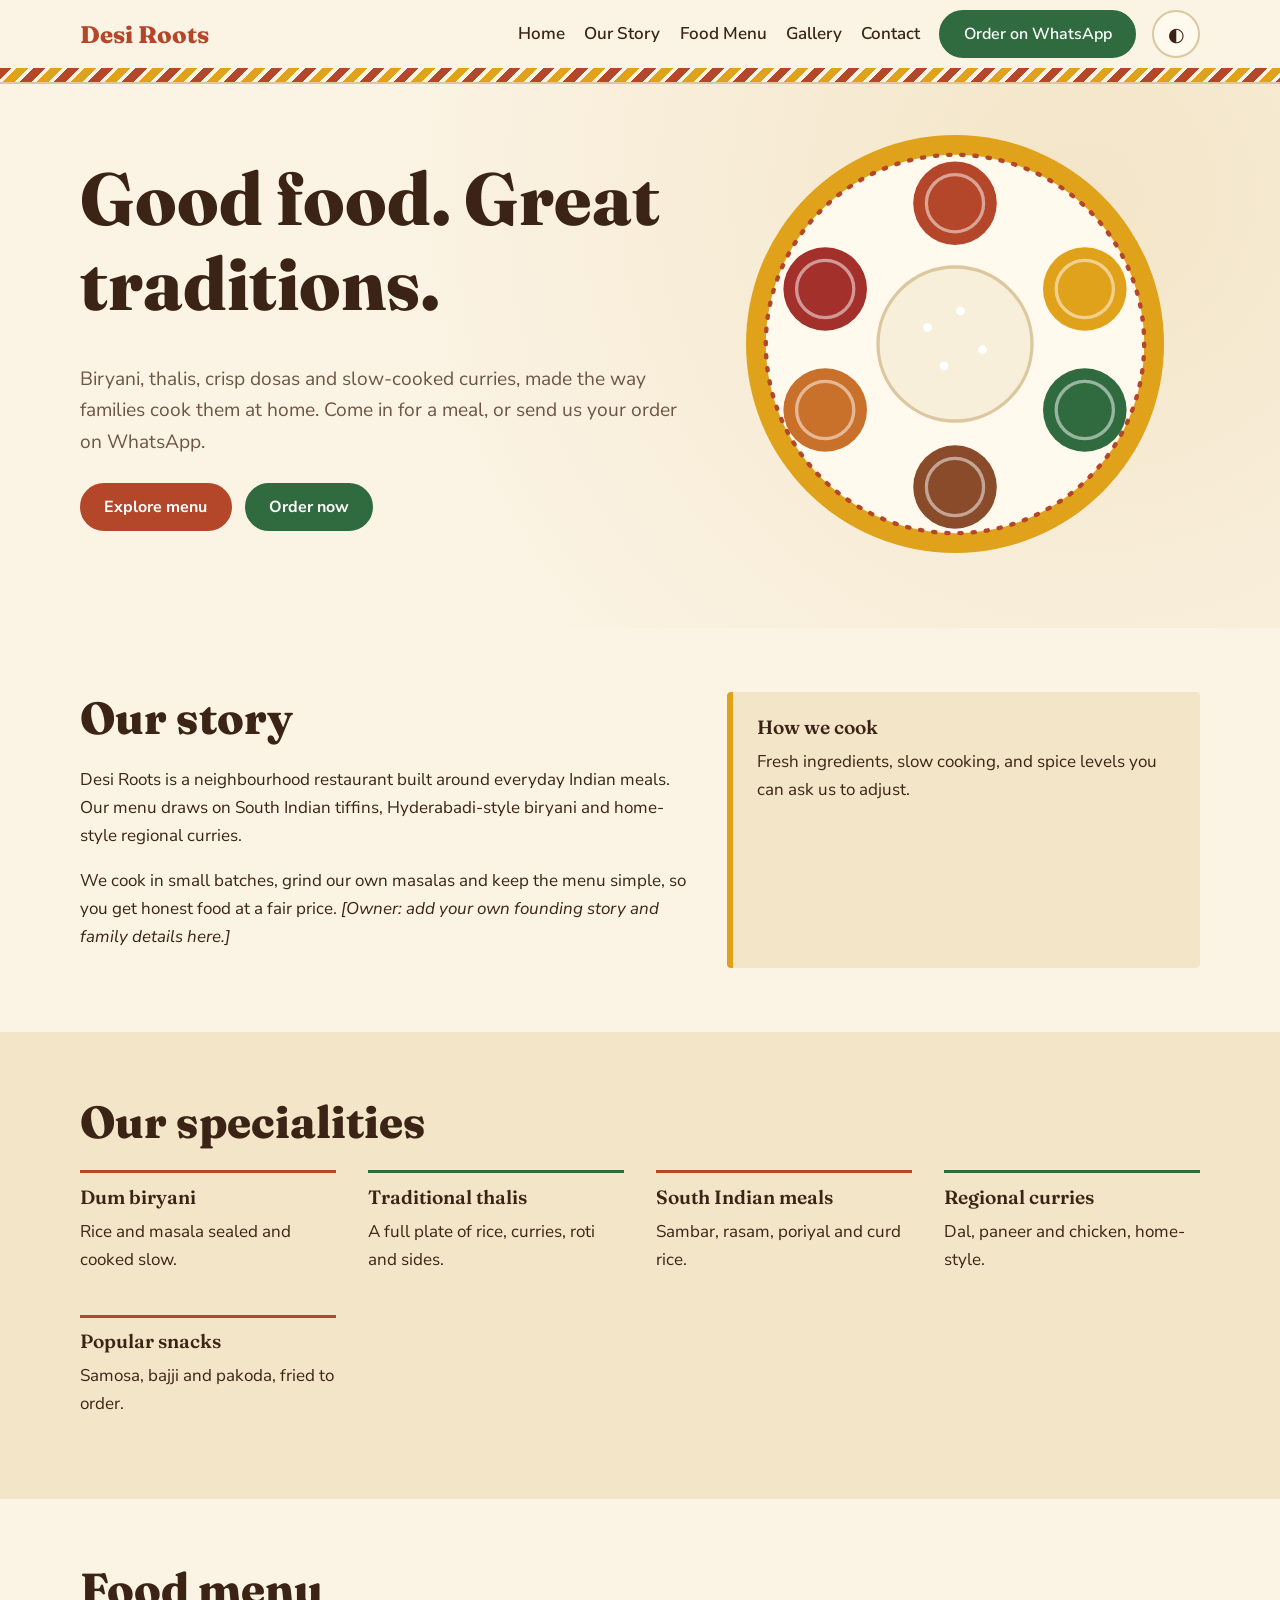
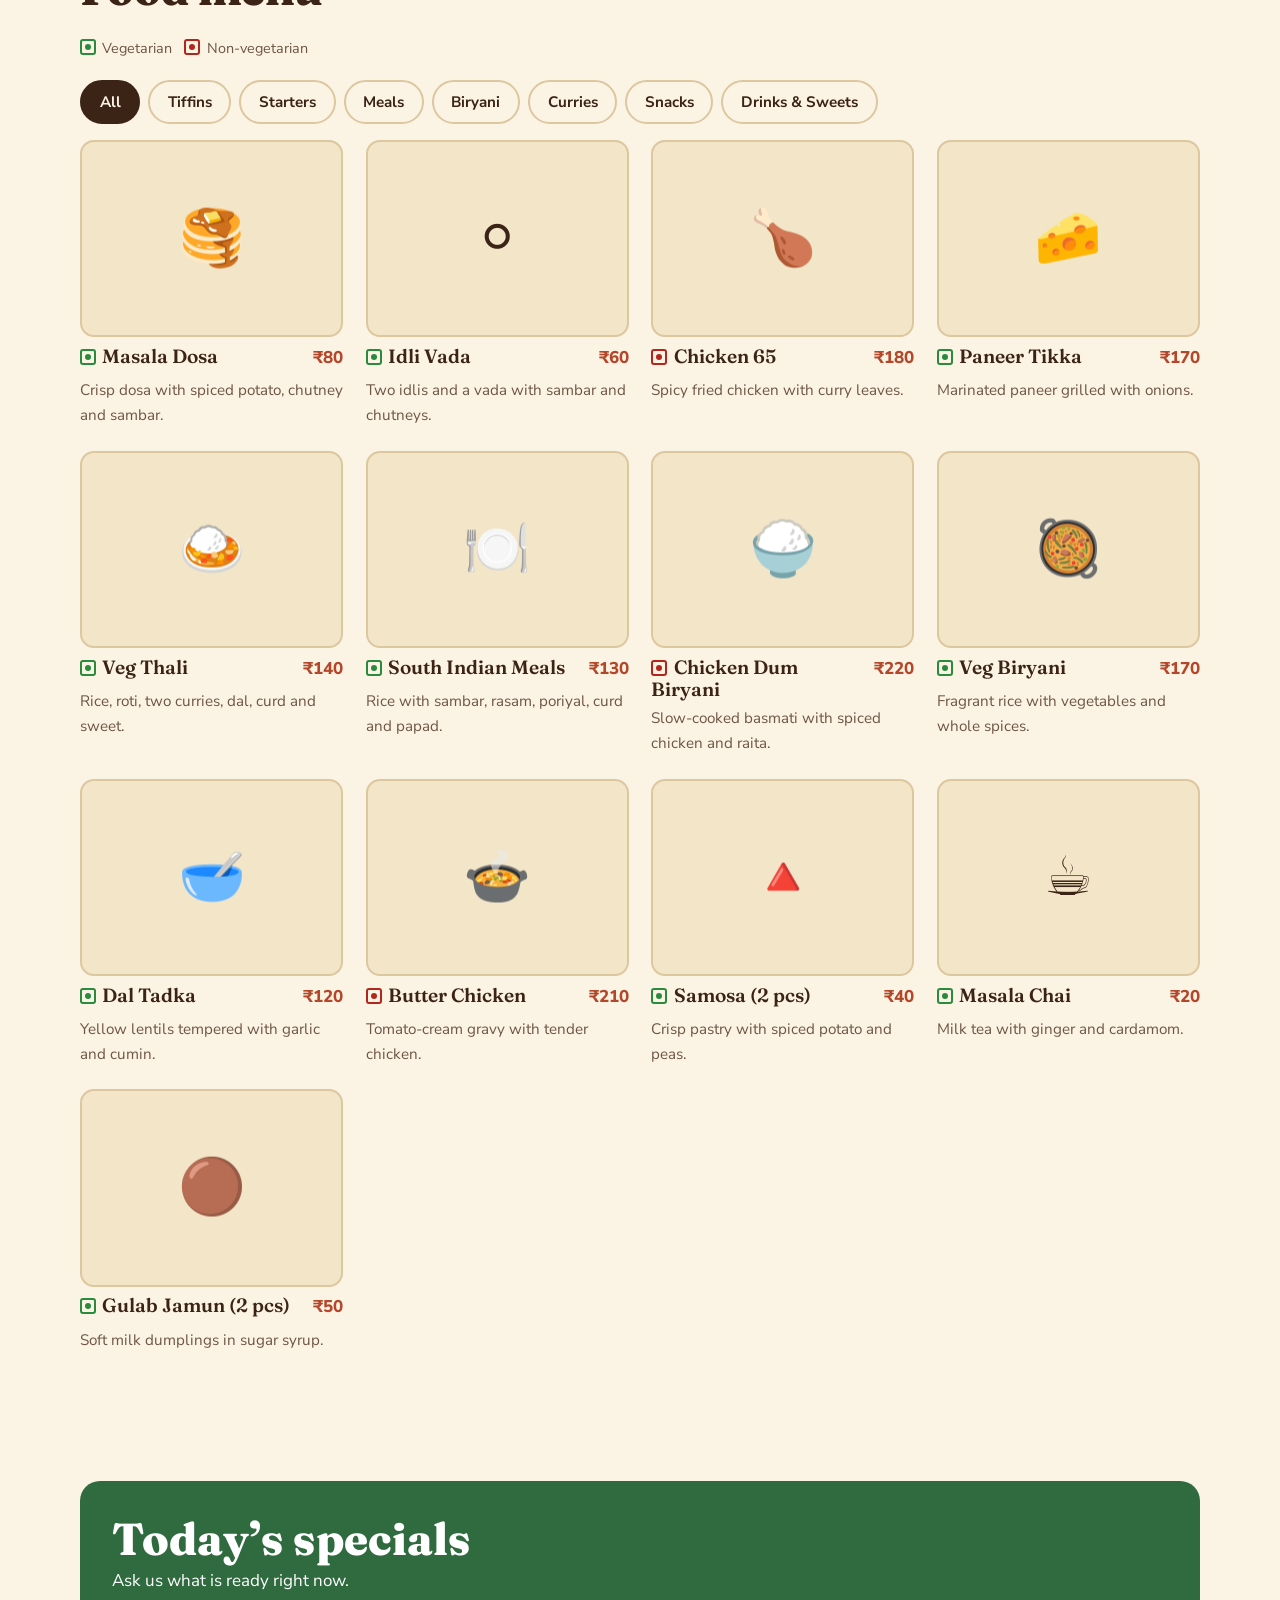
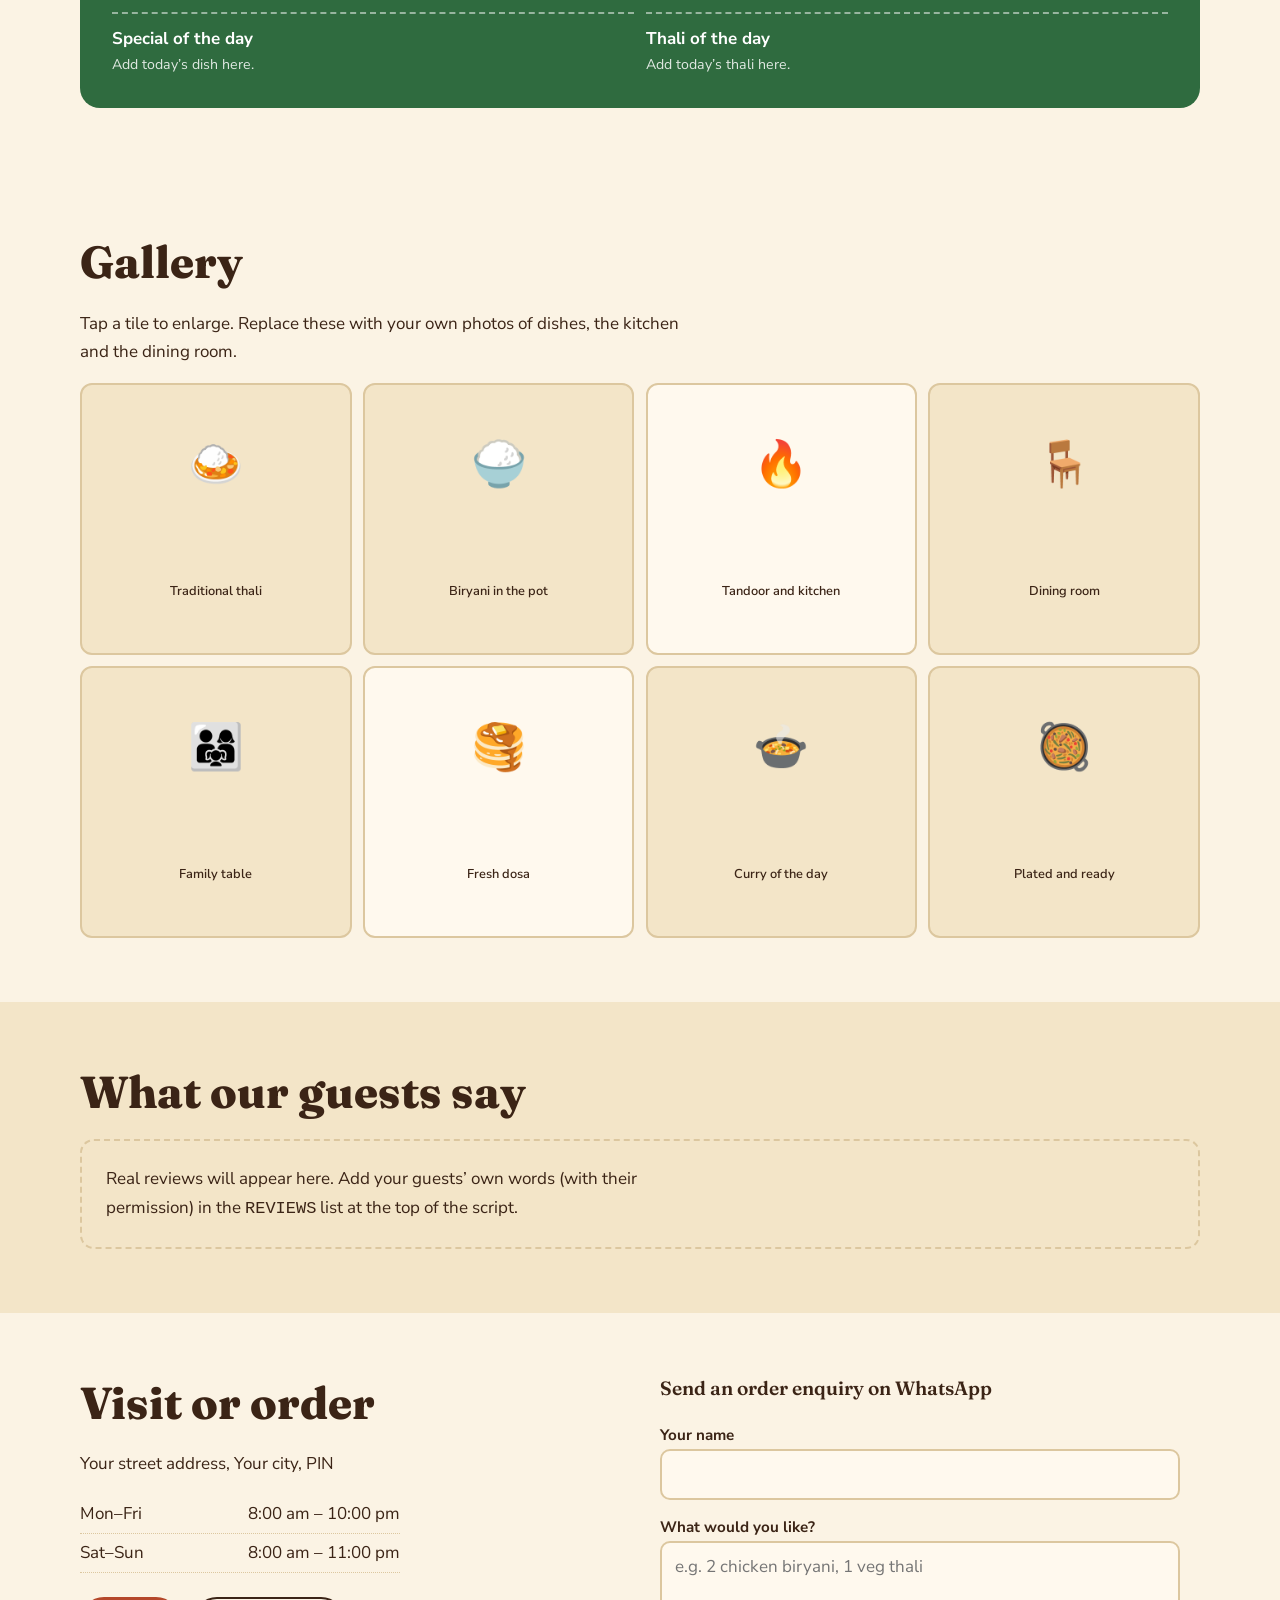
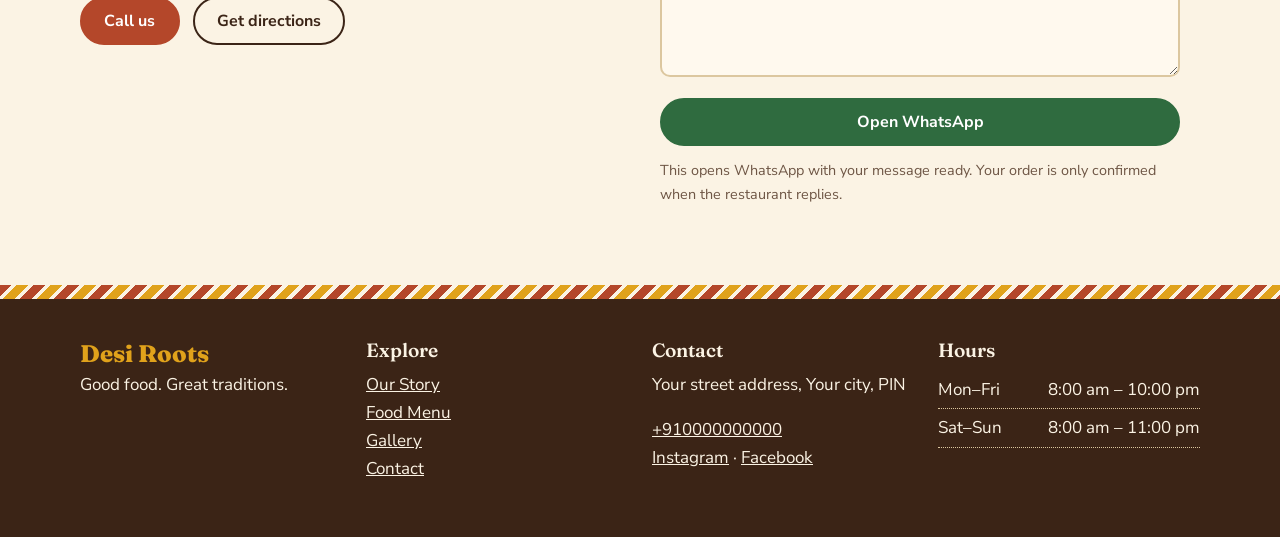
<file: index.html>
<!DOCTYPE html>
<html lang="en" data-theme="light">
<head>
<meta charset="utf-8">
<meta name="viewport" content="width=device-width, initial-scale=1, viewport-fit=cover">
<title>Desi Roots – Home-style Indian Restaurant</title>
<meta name="description" content="Desi Roots serves biryani, thalis, tiffins and regional curries. View the menu, order on WhatsApp, find us on the map.">
<link rel="preconnect" href="https://fonts.googleapis.com">
<link href="https://fonts.googleapis.com/css2?family=Fraunces:opsz,wght@9..144,600;9..144,800&family=Nunito+Sans:wght@400;600;700&display=swap" rel="stylesheet">
<script type="application/ld+json">{"@context":"https://schema.org","@type":"Restaurant","name":"Desi Roots","servesCuisine":"Indian","telephone":"+91 00000 00000","address":{"@type":"PostalAddress","streetAddress":"Your street address","addressLocality":"Your city"}}</script>
<link rel="stylesheet" href="style.css">
</head>
<body>
<a class="sr" href="#menu">Skip to menu</a>
<header>
<div class="wrap nav">
<a class="logo" href="#home">Desi Roots</a>
<nav class="links" id="links" aria-label="Main">
<a href="#home">Home</a><a href="#story">Our Story</a><a href="#menu">Food Menu</a><a href="#gallery">Gallery</a><a href="#contact">Contact</a>
<a class="btn wa" data-wa href="#">Order on WhatsApp</a>
</nav>
<button class="icon-btn" id="theme" aria-label="Switch theme">◐</button>
<button class="icon-btn menu-btn" id="mb" aria-expanded="false" aria-controls="links" aria-label="Open menu">☰</button>
</div>
<div class="border" aria-hidden="true"></div>
</header>

<main>
<section class="hero" id="home">
<div class="wrap">
<div>
<h1>Good food. Great traditions.</h1>
<p>Biryani, thalis, crisp dosas and slow-cooked curries, made the way families cook them at home. Come in for a meal, or send us your order on WhatsApp.</p>
<div class="cta"><a class="btn" href="#menu">Explore menu</a><a class="btn wa" data-wa href="#">Order now</a></div>
</div>
<svg class="plate" viewBox="0 0 400 400" role="img" aria-label="Illustration of a thali with rice, curries and roti">
<circle cx="200" cy="200" r="190" fill="var(--gold)"/><circle cx="200" cy="200" r="172" fill="var(--card)" stroke="var(--accent)" stroke-width="4" stroke-dasharray="2 10" stroke-linecap="round"/>
<circle cx="200" cy="200" r="70" fill="#f7efd9" stroke="var(--line)" stroke-width="3"/><g fill="#fff"><circle cx="175" cy="185" r="4"/><circle cx="205" cy="170" r="4"/><circle cx="225" cy="205" r="4"/><circle cx="190" cy="220" r="4"/></g>
<circle cx="200" cy="72" r="38" fill="#b4472a"/><circle cx="318" cy="150" r="38" fill="#e0a21b"/><circle cx="318" cy="260" r="38" fill="#2f6b3f"/><circle cx="200" cy="330" r="38" fill="#8a4b2a"/><circle cx="82" cy="260" r="38" fill="#c9702a"/><circle cx="82" cy="150" r="38" fill="#a3302a"/>
<g fill="none" stroke="#fff" stroke-opacity=".5" stroke-width="3"><circle cx="200" cy="72" r="26"/><circle cx="318" cy="150" r="26"/><circle cx="318" cy="260" r="26"/><circle cx="200" cy="330" r="26"/><circle cx="82" cy="260" r="26"/><circle cx="82" cy="150" r="26"/></g>
</svg>
</div>
</section>

<section class="story" id="story">
<div class="wrap">
<div>
<h2>Our story</h2>
<p>Desi Roots is a neighbourhood restaurant built around everyday Indian meals. Our menu draws on South Indian tiffins, Hyderabadi-style biryani and home-style regional curries.</p>
<p>We cook in small batches, grind our own masalas and keep the menu simple, so you get honest food at a fair price. <em>[Owner: add your own founding story and family details here.]</em></p>
</div>
<aside><h3>How we cook</h3><p>Fresh ingredients, slow cooking, and spice levels you can ask us to adjust.</p></aside>
</div>
</section>

<section class="spec">
<div class="wrap">
<h2>Our specialities</h2>
<ul>
<li><h3>Dum biryani</h3><p>Rice and masala sealed and cooked slow.</p></li>
<li><h3>Traditional thalis</h3><p>A full plate of rice, curries, roti and sides.</p></li>
<li><h3>South Indian meals</h3><p>Sambar, rasam, poriyal and curd rice.</p></li>
<li><h3>Regional curries</h3><p>Dal, paneer and chicken, home-style.</p></li>
<li><h3>Popular snacks</h3><p>Samosa, bajji and pakoda, fried to order.</p></li>
</ul>
</div>
</section>

<section id="menu">
<div class="wrap">
<h2>Food menu</h2>
<p class="legend"><span class="veg"></span>Vegetarian &nbsp; <span class="nonveg"></span>Non-vegetarian</p>
<div class="tabs" id="tabs" role="group" aria-label="Menu categories"></div>
<div class="dishes" id="dishes" aria-live="polite"></div>
</div>
</section>

<section>
<div class="wrap">
<div class="today">
<div><h2>Today’s specials</h2><p style="margin:0">Ask us what is ready right now.</p></div>
<ul id="specials"></ul>
</div>
</div>
</section>

<section id="gallery">
<div class="wrap">
<h2>Gallery</h2>
<p>Tap a tile to enlarge. Replace these with your own photos of dishes, the kitchen and the dining room.</p>
<div class="gal" id="gal"></div>
</div>
</section>

<section class="spec">
<div class="wrap">
<h2>What our guests say</h2>
<div class="rev"><p style="margin:0">Real reviews will appear here. Add your guests’ own words (with their permission) in the <code>REVIEWS</code> list at the top of the script.</p></div>
<div id="reviews"></div>
</div>
</section>

<section class="contact" id="contact">
<div class="wrap">
<div>
<h2>Visit or order</h2>
<p id="addr"></p>
<ul class="hours" id="hours"></ul>
<div class="cta"><a class="btn" id="call" href="#">Call us</a><a class="btn ghost" id="dir" target="_blank" rel="noopener" href="#">Get directions</a></div>
</div>
<form id="enq">
<h3>Send an order enquiry on WhatsApp</h3>
<div><label for="n">Your name</label><input id="n" required autocomplete="name"></div>
<div><label for="o">What would you like?</label><textarea id="o" rows="4" placeholder="e.g. 2 chicken biryani, 1 veg thali" required></textarea></div>
<button class="btn wa" type="submit">Open WhatsApp</button>
<p style="font-size:.9rem;color:var(--muted)">This opens WhatsApp with your message ready. Your order is only confirmed when the restaurant replies.</p>
</form>
</div>
</section>
</main>

<div class="border" aria-hidden="true"></div>
<footer>
<div class="wrap">
<div><a class="logo" href="#home">Desi Roots</a><p>Good food. Great traditions.</p></div>
<div><h3>Explore</h3><a href="#story">Our Story</a><br><a href="#menu">Food Menu</a><br><a href="#gallery">Gallery</a><br><a href="#contact">Contact</a></div>
<div><h3>Contact</h3><p id="fa"></p><a id="fc" href="#"></a><p><a href="#">Instagram</a> · <a href="#">Facebook</a></p></div>
<div><h3>Hours</h3><ul class="hours" id="fh"></ul></div>
</div>
</footer>

<dialog id="lb"><div class="big" id="lbi"></div><p id="lbt"></p><form method="dialog"><button class="btn">Close</button></form></dialog>

<script src="script.js"></script>
</body>
</html>
</file>
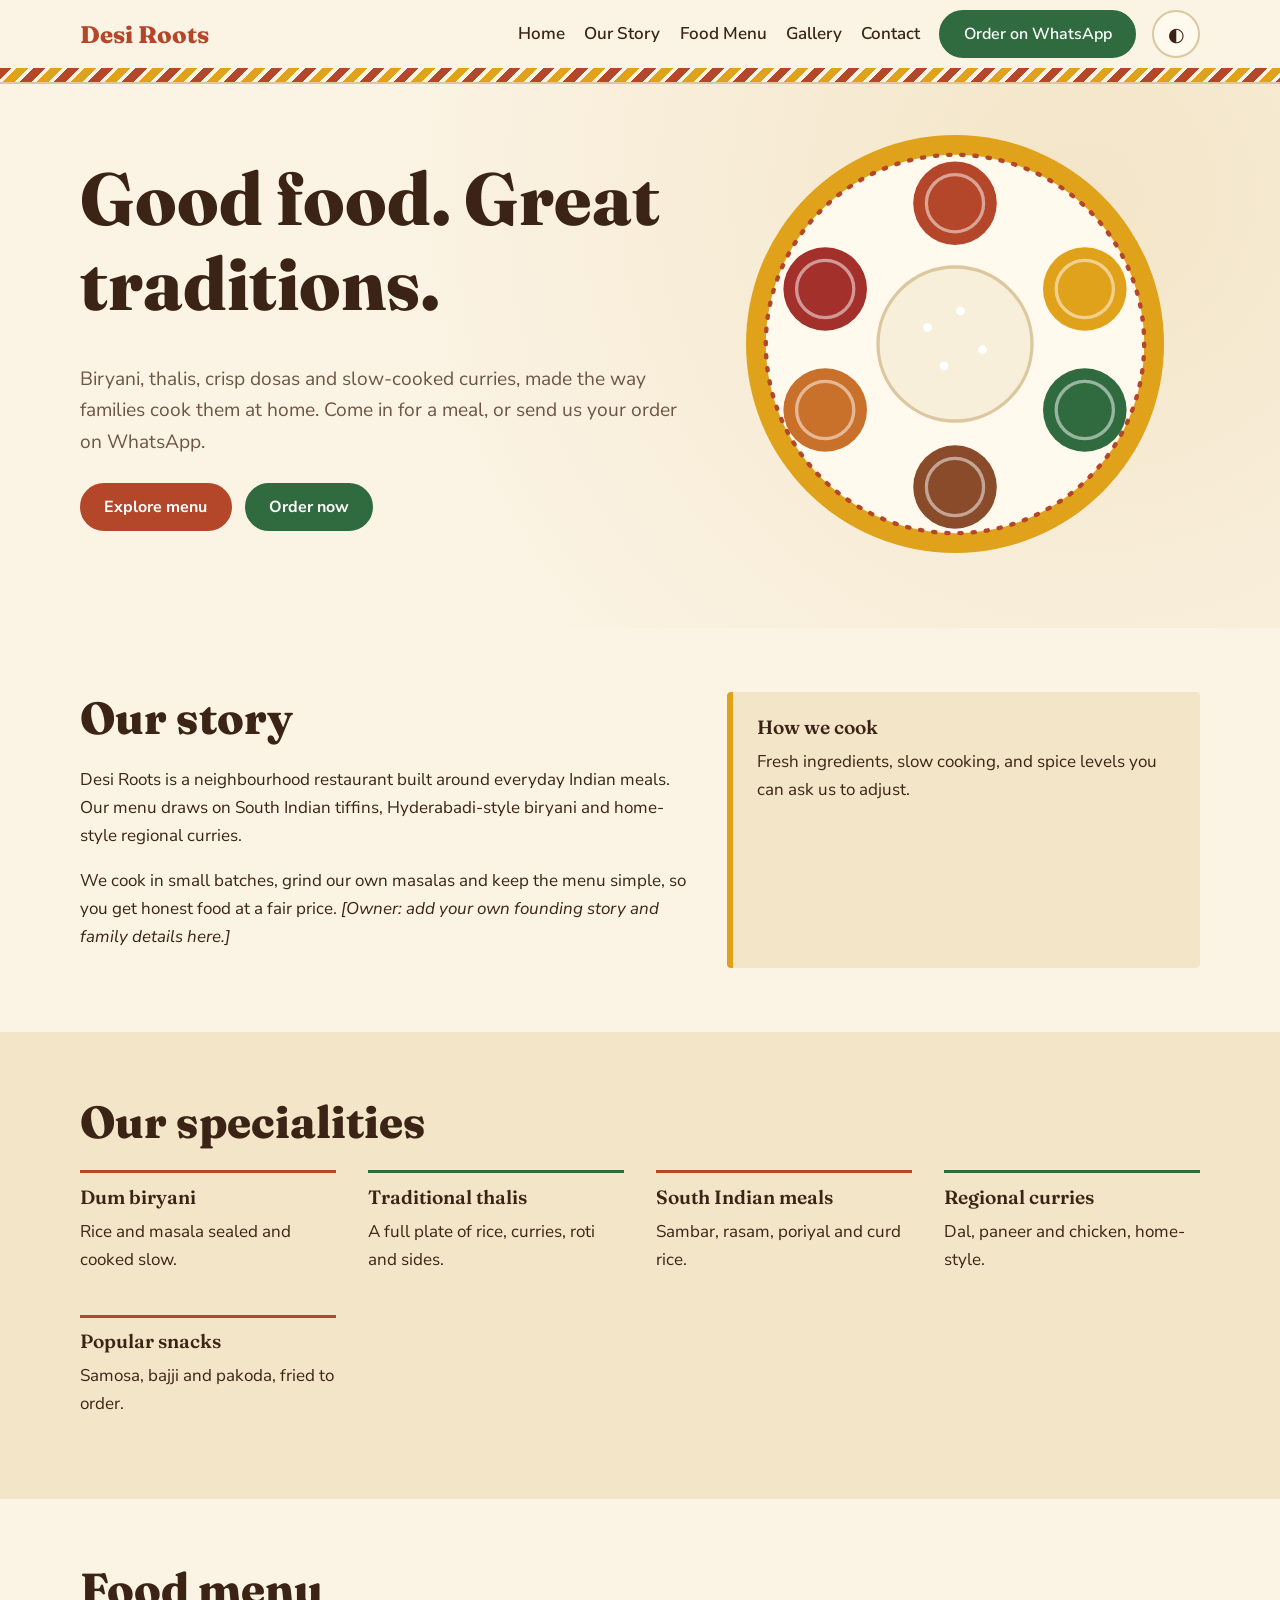
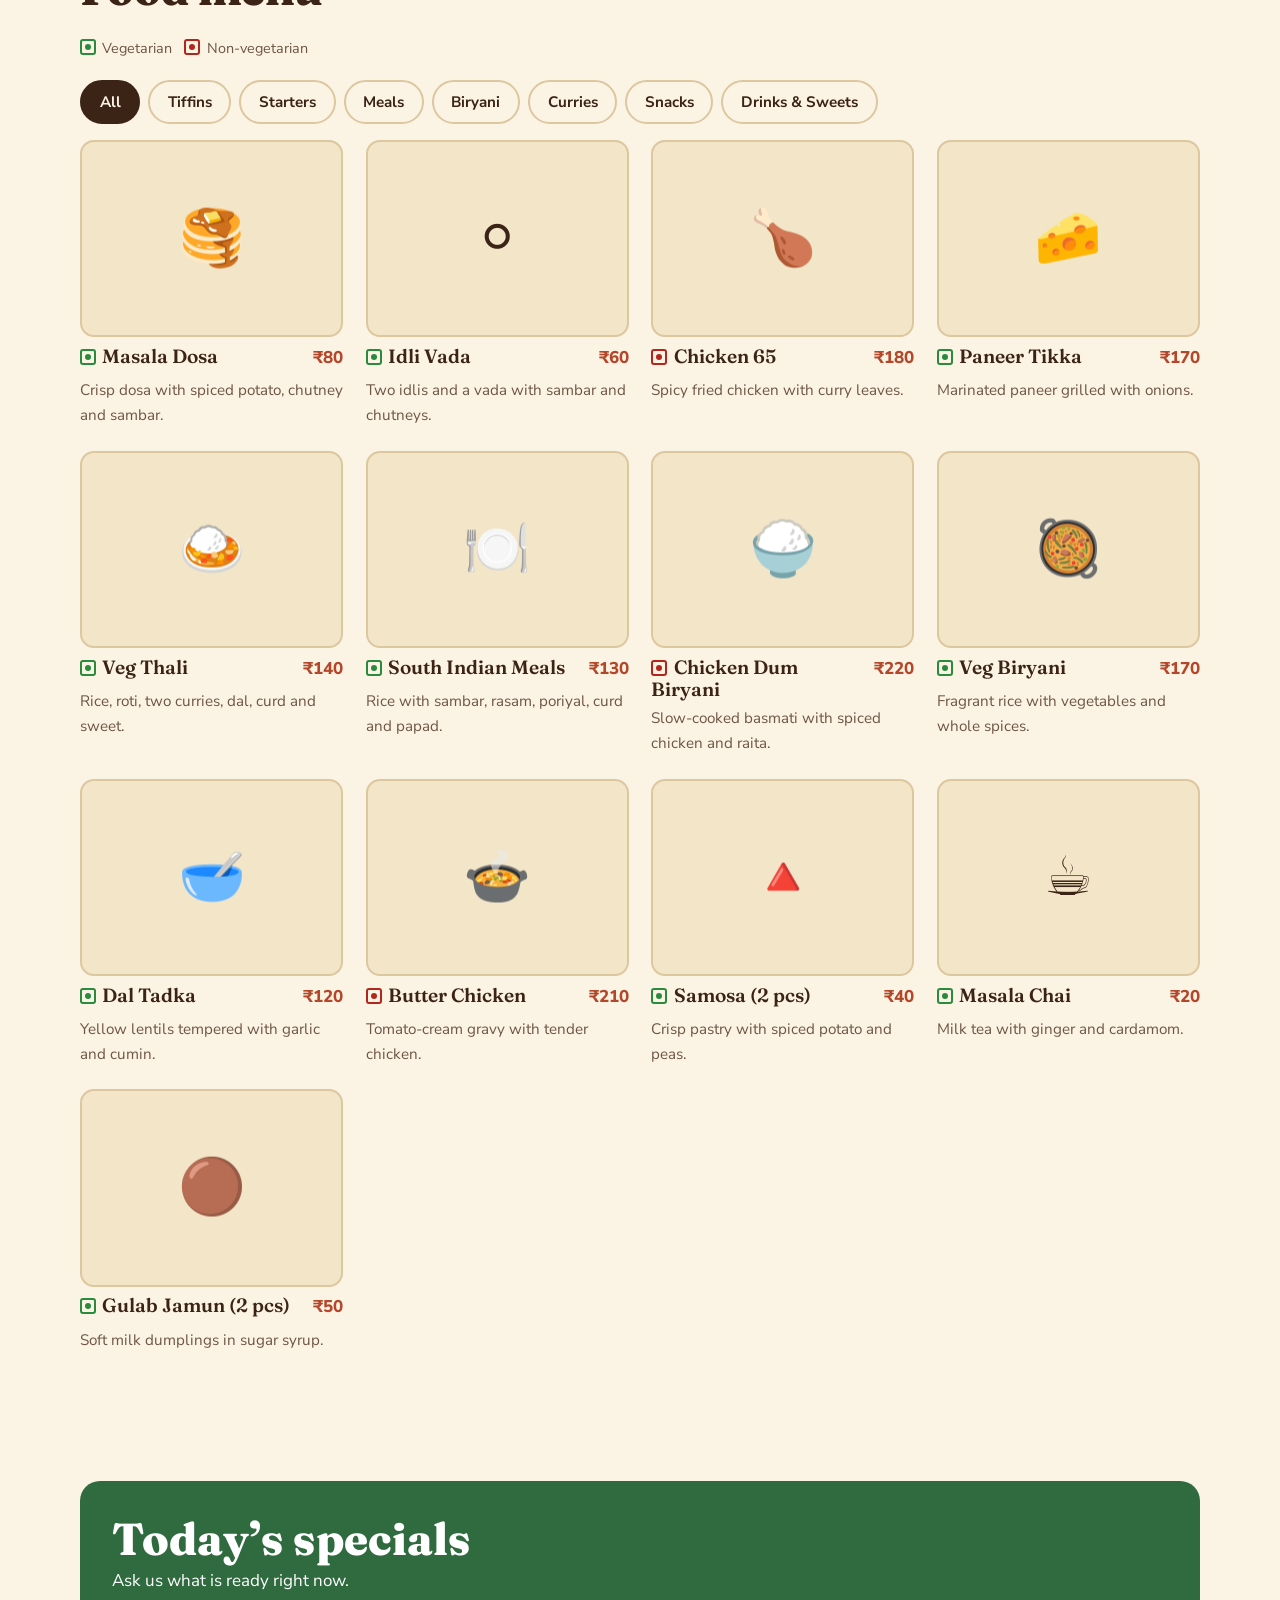
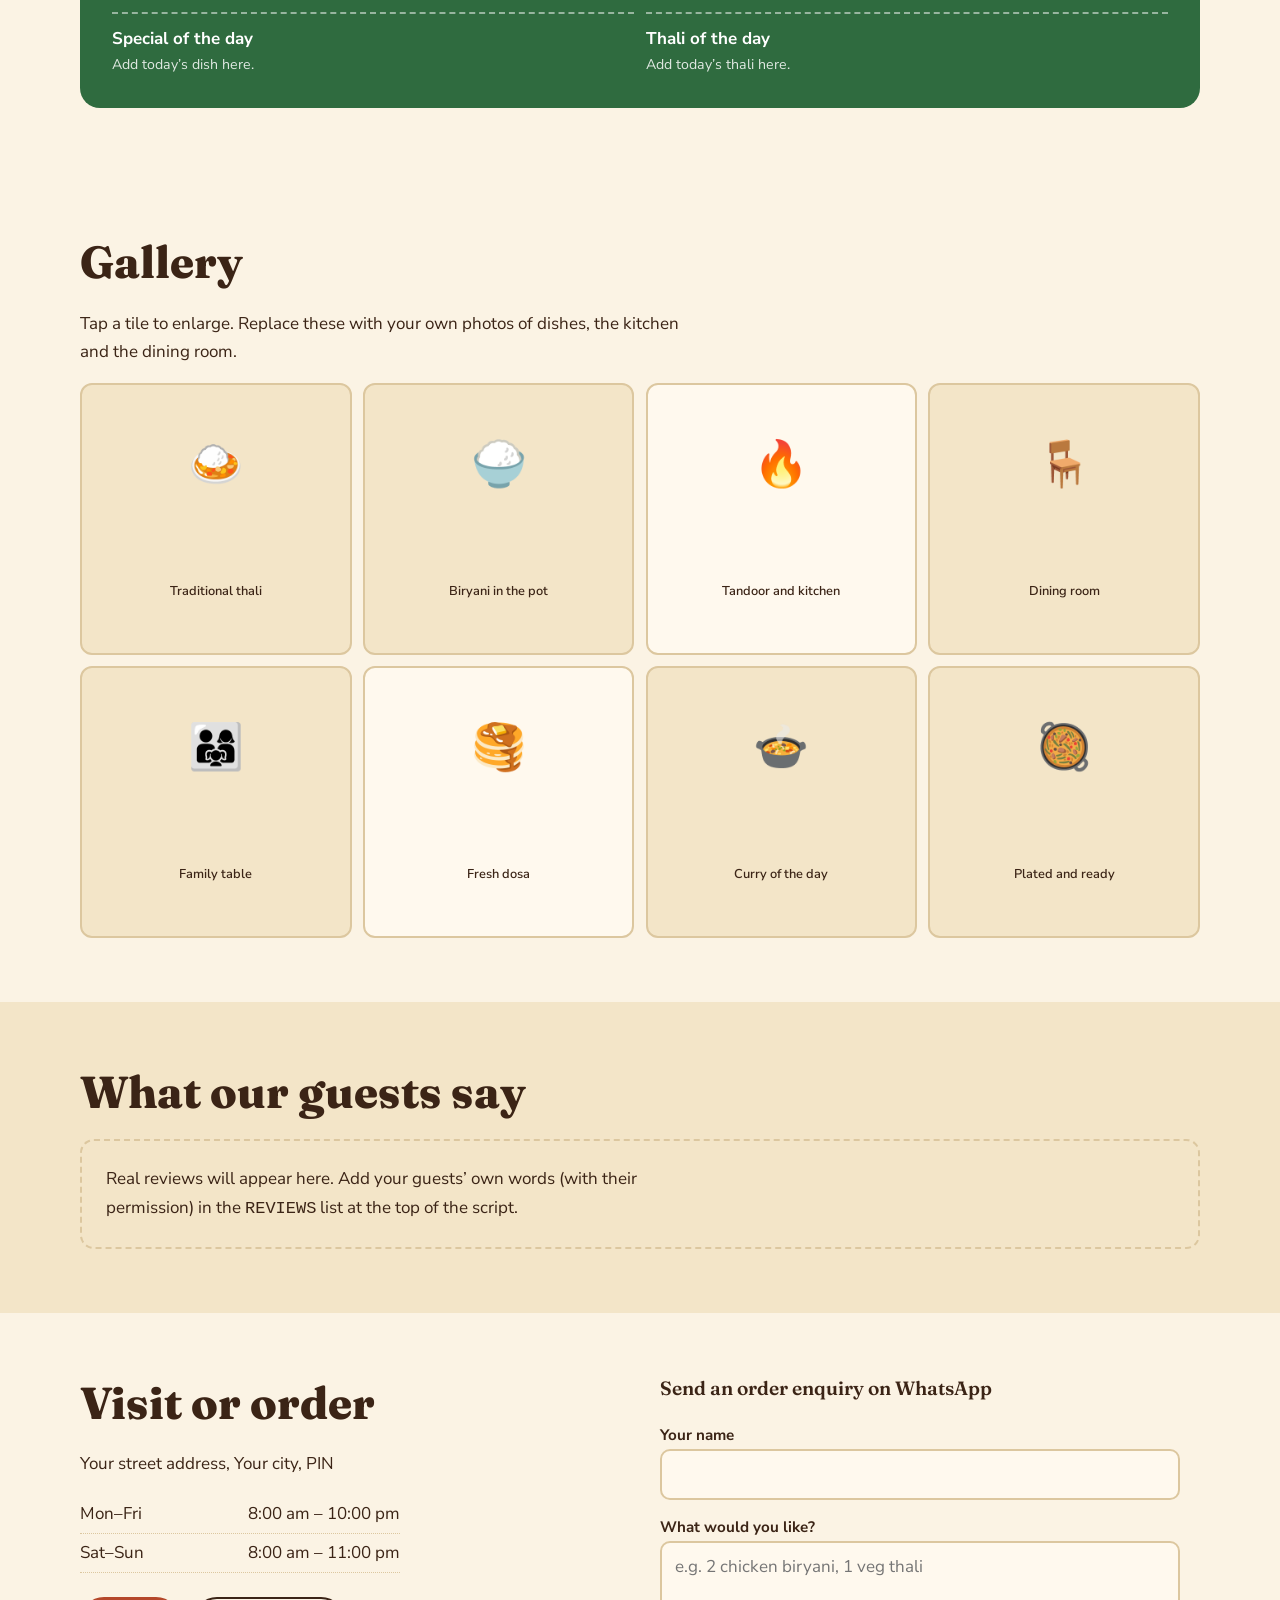
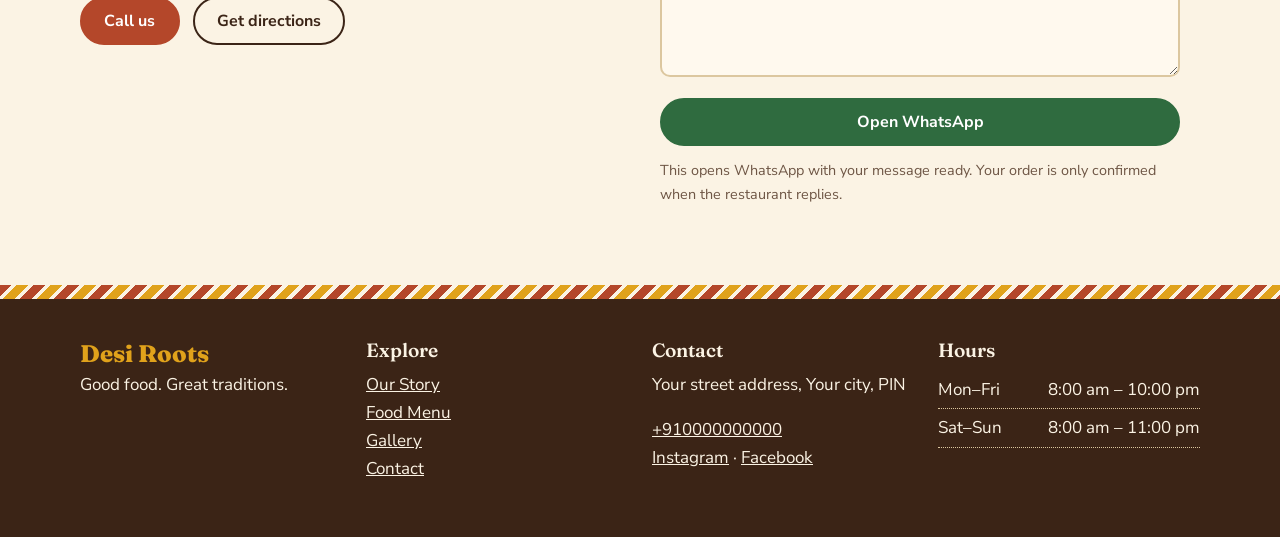
<file: Desi Roots Restaurant.html>
<!DOCTYPE html>
<html lang="en" data-theme="light">
<head>
<meta charset="utf-8">
<meta name="viewport" content="width=device-width, initial-scale=1, viewport-fit=cover">
<title>Desi Roots – Home-style Indian Restaurant</title>
<meta name="description" content="Desi Roots serves biryani, thalis, tiffins and regional curries. View the menu, order on WhatsApp, find us on the map.">
<link rel="preconnect" href="https://fonts.googleapis.com">
<link href="https://fonts.googleapis.com/css2?family=Fraunces:opsz,wght@9..144,600;9..144,800&family=Nunito+Sans:wght@400;600;700&display=swap" rel="stylesheet">
<script type="application/ld+json">{"@context":"https://schema.org","@type":"Restaurant","name":"Desi Roots","servesCuisine":"Indian","telephone":"+91 00000 00000","address":{"@type":"PostalAddress","streetAddress":"Your street address","addressLocality":"Your city"}}</script>
<style>
:root{--bg:#fbf3e4;--bg2:#f3e5c8;--ink:#3b2416;--muted:#6e5645;--accent:#b4472a;--accent-ink:#fff;--gold:#e0a21b;--leaf:#2f6b3f;--line:#dcc79f;--card:#fff9ee;
--serif:"Fraunces",Georgia,serif;--sans:"Nunito Sans",system-ui,sans-serif;box-sizing:border-box;padding-top:env(safe-area-inset-top,0px);padding-bottom:env(safe-area-inset-bottom,0px)}
@media (prefers-color-scheme:dark){:root:not([data-theme="light"]){--bg:#241710;--bg2:#2f1f16;--ink:#f6e8d0;--muted:#cdb89a;--accent:#d9694a;--accent-ink:#241710;--gold:#e6b64a;--leaf:#7fb58a;--line:#4a3426;--card:#2b1c13;color-scheme:dark}}
:root[data-theme="dark"]{--bg:#241710;--bg2:#2f1f16;--ink:#f6e8d0;--muted:#cdb89a;--accent:#d9694a;--accent-ink:#241710;--gold:#e6b64a;--leaf:#7fb58a;--line:#4a3426;--card:#2b1c13;color-scheme:dark}
html{scroll-behavior:smooth;scroll-padding-top:calc(72px + env(safe-area-inset-top,0px))}
*,*::before,*::after{box-sizing:inherit}
body{margin:0;background:var(--bg);color:var(--ink);font:400 1.0625rem/1.65 var(--sans);transition:background .3s,color .3s;overflow-x:hidden}
img,svg{max-width:100%}
h1,h2,h3{font-family:var(--serif);line-height:1.15;margin:0 0 .5em}
h1{font-size:clamp(2.4rem,8vw,4.6rem);font-weight:800}
h2{font-size:clamp(1.8rem,5vw,2.8rem);font-weight:800}
h3{font-size:1.2rem;font-weight:600}
p{margin:0 0 1em;max-width:62ch}
a{color:inherit}
:focus-visible{outline:3px solid var(--gold);outline-offset:3px}
.wrap{width:min(1120px,100% - 2.5rem);margin-inline:auto}
section{padding:4rem 0}
.border{height:14px;background:repeating-linear-gradient(135deg,var(--accent) 0 8px,transparent 8px 12px,var(--gold) 12px 20px,transparent 20px 24px)}
.btn{display:inline-flex;align-items:center;justify-content:center;min-height:48px;padding:.6rem 1.4rem;border-radius:999px;font:700 1rem var(--sans);text-decoration:none;border:2px solid var(--accent);background:var(--accent);color:var(--accent-ink);cursor:pointer;transition:transform .15s}
.btn:hover{transform:translateY(-2px)}
.btn.ghost{background:transparent;color:var(--ink);border-color:var(--ink)}
.btn.wa{background:var(--leaf);border-color:var(--leaf);color:#fff}
:root[data-theme="dark"] .btn.wa{color:#10200f}
header{position:sticky;top:env(safe-area-inset-top,0px);z-index:20;background:var(--bg);border-bottom:2px solid var(--line)}
.nav{display:flex;align-items:center;gap:1rem;min-height:68px}
.logo{font:800 1.5rem var(--serif);text-decoration:none;color:var(--accent);margin-right:auto}
.links{display:none;gap:1.2rem;align-items:center}
.links a{text-decoration:none;font-weight:600}
.links a:hover{color:var(--accent)}
.icon-btn{width:48px;height:48px;border-radius:50%;border:2px solid var(--line);background:var(--card);color:var(--ink);font-size:1.2rem;cursor:pointer}
.menu-btn{display:inline-block}
.links.open{display:flex;flex-direction:column;align-items:stretch;position:absolute;left:0;right:0;top:100%;background:var(--bg);padding:1rem 1.25rem 1.5rem;border-bottom:2px solid var(--line)}
.links.open a{padding:.6rem 0}
@media(min-width:900px){.links{display:flex}.menu-btn{display:none}}
.hero{padding:2.5rem 0 4rem;background:radial-gradient(circle at 85% 20%,var(--bg2),transparent 60%)}
.hero .wrap{display:grid;gap:2rem;align-items:center}
.hero p{font-size:1.2rem;color:var(--muted)}
.cta{display:flex;flex-wrap:wrap;gap:.8rem;margin-top:1.5rem}
.plate{width:min(440px,100%);margin-inline:auto}
@media(min-width:860px){.hero .wrap{grid-template-columns:1.1fr .9fr}}
.story .wrap{display:grid;gap:2rem}
.story aside{background:var(--bg2);border-left:6px solid var(--gold);padding:1.5rem;border-radius:4px}
@media(min-width:860px){.story .wrap{grid-template-columns:1.3fr 1fr}}
.spec{background:var(--bg2)}
.spec ul{list-style:none;margin:0;padding:0;display:grid;gap:1.5rem 2rem;grid-template-columns:repeat(auto-fit,minmax(220px,1fr))}
.spec li{border-top:3px solid var(--accent);padding-top:.8rem}
.spec li:nth-child(even){border-color:var(--leaf)}
.tabs{display:flex;gap:.5rem;overflow-x:auto;padding:.3rem 0 1rem;scrollbar-width:thin}
.tab{flex:none;min-height:44px;padding:.4rem 1.1rem;border-radius:999px;border:2px solid var(--line);background:transparent;color:var(--ink);font:700 .95rem var(--sans);cursor:pointer}
.tab[aria-pressed="true"]{background:var(--ink);color:var(--bg);border-color:var(--ink)}
.dishes{display:grid;gap:1.4rem;grid-template-columns:repeat(auto-fill,minmax(250px,1fr))}
.dish{display:flex;flex-direction:column;gap:.4rem}
.dish .pic{aspect-ratio:4/3;border-radius:14px;display:grid;place-items:center;font-size:3.4rem;background:var(--bg2);border:2px solid var(--line)}
.dish .row{display:flex;justify-content:space-between;gap:.5rem;align-items:baseline}
.dish h3{margin:0}
.price{font-weight:800;color:var(--accent);white-space:nowrap}
.dish p{margin:0;font-size:.95rem;color:var(--muted)}
.veg,.nonveg{display:inline-block;width:16px;height:16px;border:2px solid;border-radius:3px;position:relative;margin-right:.4rem;vertical-align:-2px}
.veg{color:#2a8a3e}.nonveg{color:#b3261e}
.veg::after,.nonveg::after{content:"";position:absolute;inset:3px;border-radius:50%;background:currentColor}
.legend{font-size:.9rem;color:var(--muted)}
.today{background:var(--leaf);color:#fff;border-radius:20px;padding:2rem;display:grid;gap:1rem}
:root[data-theme="dark"] .today{background:#1f3a27}
.today h2{margin-bottom:.2rem}
.today ul{list-style:none;padding:0;margin:0;display:grid;gap:.8rem;grid-template-columns:repeat(auto-fit,minmax(230px,1fr))}
.today li{border-top:2px dashed rgba(255,255,255,.5);padding-top:.7rem}
.today small{display:block;opacity:.85}
.gal{display:grid;gap:.7rem;grid-template-columns:repeat(2,1fr)}
@media(min-width:760px){.gal{grid-template-columns:repeat(4,1fr)}}
.gal button{aspect-ratio:1;border:2px solid var(--line);border-radius:12px;background:var(--bg2);font-size:2.8rem;cursor:pointer;color:var(--ink);display:grid;place-items:center;padding:.4rem}
.gal button:nth-child(3n){background:var(--card)}
.gal span{font:600 .8rem var(--sans);display:block}
dialog{border:0;border-radius:16px;padding:2rem;background:var(--card);color:var(--ink);max-width:min(440px,92vw);text-align:center}
dialog::backdrop{background:rgba(20,10,5,.75)}
dialog .big{font-size:6rem}
.rev{background:var(--bg2);border:2px dashed var(--line);border-radius:14px;padding:1.5rem}
form{display:grid;gap:.8rem;max-width:520px}
label{font-weight:700;font-size:.95rem}
input,textarea,select{width:100%;min-height:48px;padding:.6rem .8rem;border-radius:10px;border:2px solid var(--line);background:var(--card);color:var(--ink);font:inherit}
.contact .wrap{display:grid;gap:2.5rem}
@media(min-width:860px){.contact .wrap{grid-template-columns:1fr 1fr}}
.hours{list-style:none;padding:0;margin:0 0 1.2rem}
.hours li{display:flex;justify-content:space-between;max-width:320px;border-bottom:1px dotted var(--line);padding:.3rem 0}
footer{background:var(--ink);color:var(--bg);padding:2.5rem 0 3rem}
footer a{color:var(--bg)}
footer .wrap{display:grid;gap:1.5rem;grid-template-columns:repeat(auto-fit,minmax(200px,1fr))}
footer .logo{color:var(--gold)}
.sr{position:absolute;left:-9999px}
@media(prefers-reduced-motion:reduce){*{transition:none!important;scroll-behavior:auto!important}}
</style>
</head>
<body>
<a class="sr" href="#menu">Skip to menu</a>
<header>
<div class="wrap nav">
<a class="logo" href="#home">Desi Roots</a>
<nav class="links" id="links" aria-label="Main">
<a href="#home">Home</a><a href="#story">Our Story</a><a href="#menu">Food Menu</a><a href="#gallery">Gallery</a><a href="#contact">Contact</a>
<a class="btn wa" data-wa href="#">Order on WhatsApp</a>
</nav>
<button class="icon-btn" id="theme" aria-label="Switch theme">◐</button>
<button class="icon-btn menu-btn" id="mb" aria-expanded="false" aria-controls="links" aria-label="Open menu">☰</button>
</div>
<div class="border" aria-hidden="true"></div>
</header>

<main>
<section class="hero" id="home">
<div class="wrap">
<div>
<h1>Good food. Great traditions.</h1>
<p>Biryani, thalis, crisp dosas and slow-cooked curries, made the way families cook them at home. Come in for a meal, or send us your order on WhatsApp.</p>
<div class="cta"><a class="btn" href="#menu">Explore menu</a><a class="btn wa" data-wa href="#">Order now</a></div>
</div>
<svg class="plate" viewBox="0 0 400 400" role="img" aria-label="Illustration of a thali with rice, curries and roti">
<circle cx="200" cy="200" r="190" fill="var(--gold)"/><circle cx="200" cy="200" r="172" fill="var(--card)" stroke="var(--accent)" stroke-width="4" stroke-dasharray="2 10" stroke-linecap="round"/>
<circle cx="200" cy="200" r="70" fill="#f7efd9" stroke="var(--line)" stroke-width="3"/><g fill="#fff"><circle cx="175" cy="185" r="4"/><circle cx="205" cy="170" r="4"/><circle cx="225" cy="205" r="4"/><circle cx="190" cy="220" r="4"/></g>
<circle cx="200" cy="72" r="38" fill="#b4472a"/><circle cx="318" cy="150" r="38" fill="#e0a21b"/><circle cx="318" cy="260" r="38" fill="#2f6b3f"/><circle cx="200" cy="330" r="38" fill="#8a4b2a"/><circle cx="82" cy="260" r="38" fill="#c9702a"/><circle cx="82" cy="150" r="38" fill="#a3302a"/>
<g fill="none" stroke="#fff" stroke-opacity=".5" stroke-width="3"><circle cx="200" cy="72" r="26"/><circle cx="318" cy="150" r="26"/><circle cx="318" cy="260" r="26"/><circle cx="200" cy="330" r="26"/><circle cx="82" cy="260" r="26"/><circle cx="82" cy="150" r="26"/></g>
</svg>
</div>
</section>

<section class="story" id="story">
<div class="wrap">
<div>
<h2>Our story</h2>
<p>Desi Roots is a neighbourhood restaurant built around everyday Indian meals. Our menu draws on South Indian tiffins, Hyderabadi-style biryani and home-style regional curries.</p>
<p>We cook in small batches, grind our own masalas and keep the menu simple, so you get honest food at a fair price. <em>[Owner: add your own founding story and family details here.]</em></p>
</div>
<aside><h3>How we cook</h3><p>Fresh ingredients, slow cooking, and spice levels you can ask us to adjust.</p></aside>
</div>
</section>

<section class="spec">
<div class="wrap">
<h2>Our specialities</h2>
<ul>
<li><h3>Dum biryani</h3><p>Rice and masala sealed and cooked slow.</p></li>
<li><h3>Traditional thalis</h3><p>A full plate of rice, curries, roti and sides.</p></li>
<li><h3>South Indian meals</h3><p>Sambar, rasam, poriyal and curd rice.</p></li>
<li><h3>Regional curries</h3><p>Dal, paneer and chicken, home-style.</p></li>
<li><h3>Popular snacks</h3><p>Samosa, bajji and pakoda, fried to order.</p></li>
</ul>
</div>
</section>

<section id="menu">
<div class="wrap">
<h2>Food menu</h2>
<p class="legend"><span class="veg"></span>Vegetarian &nbsp; <span class="nonveg"></span>Non-vegetarian</p>
<div class="tabs" id="tabs" role="group" aria-label="Menu categories"></div>
<div class="dishes" id="dishes" aria-live="polite"></div>
</div>
</section>

<section>
<div class="wrap">
<div class="today">
<div><h2>Today’s specials</h2><p style="margin:0">Ask us what is ready right now.</p></div>
<ul id="specials"></ul>
</div>
</div>
</section>

<section id="gallery">
<div class="wrap">
<h2>Gallery</h2>
<p>Tap a tile to enlarge. Replace these with your own photos of dishes, the kitchen and the dining room.</p>
<div class="gal" id="gal"></div>
</div>
</section>

<section class="spec">
<div class="wrap">
<h2>What our guests say</h2>
<div class="rev"><p style="margin:0">Real reviews will appear here. Add your guests’ own words (with their permission) in the <code>REVIEWS</code> list at the top of the script.</p></div>
<div id="reviews"></div>
</div>
</section>

<section class="contact" id="contact">
<div class="wrap">
<div>
<h2>Visit or order</h2>
<p id="addr"></p>
<ul class="hours" id="hours"></ul>
<div class="cta"><a class="btn" id="call" href="#">Call us</a><a class="btn ghost" id="dir" target="_blank" rel="noopener" href="#">Get directions</a></div>
</div>
<form id="enq">
<h3>Send an order enquiry on WhatsApp</h3>
<div><label for="n">Your name</label><input id="n" required autocomplete="name"></div>
<div><label for="o">What would you like?</label><textarea id="o" rows="4" placeholder="e.g. 2 chicken biryani, 1 veg thali" required></textarea></div>
<button class="btn wa" type="submit">Open WhatsApp</button>
<p style="font-size:.9rem;color:var(--muted)">This opens WhatsApp with your message ready. Your order is only confirmed when the restaurant replies.</p>
</form>
</div>
</section>
</main>

<div class="border" aria-hidden="true"></div>
<footer>
<div class="wrap">
<div><a class="logo" href="#home">Desi Roots</a><p>Good food. Great traditions.</p></div>
<div><h3>Explore</h3><a href="#story">Our Story</a><br><a href="#menu">Food Menu</a><br><a href="#gallery">Gallery</a><br><a href="#contact">Contact</a></div>
<div><h3>Contact</h3><p id="fa"></p><a id="fc" href="#"></a><p><a href="#">Instagram</a> · <a href="#">Facebook</a></p></div>
<div><h3>Hours</h3><ul class="hours" id="fh"></ul></div>
</div>
</footer>

<dialog id="lb"><div class="big" id="lbi"></div><p id="lbt"></p><form method="dialog"><button class="btn">Close</button></form></dialog>

<script>
/* ===== EDIT THESE ===== */
const CONFIG={phone:"+910000000000",whatsapp:"910000000000",address:"Your street address, Your city, PIN",
hours:[["Mon–Fri","8:00 am – 10:00 pm"],["Sat–Sun","8:00 am – 11:00 pm"]]};
const MENU=[
{c:"Tiffins",n:"Masala Dosa",d:"Crisp dosa with spiced potato, chutney and sambar.",p:80,v:1,e:"🥞"},
{c:"Tiffins",n:"Idli Vada",d:"Two idlis and a vada with sambar and chutneys.",p:60,v:1,e:"⚪"},
{c:"Starters",n:"Chicken 65",d:"Spicy fried chicken with curry leaves.",p:180,v:0,e:"🍗"},
{c:"Starters",n:"Paneer Tikka",d:"Marinated paneer grilled with onions.",p:170,v:1,e:"🧀"},
{c:"Meals",n:"Veg Thali",d:"Rice, roti, two curries, dal, curd and sweet.",p:140,v:1,e:"🍛"},
{c:"Meals",n:"South Indian Meals",d:"Rice with sambar, rasam, poriyal, curd and papad.",p:130,v:1,e:"🍽️"},
{c:"Biryani",n:"Chicken Dum Biryani",d:"Slow-cooked basmati with spiced chicken and raita.",p:220,v:0,e:"🍚"},
{c:"Biryani",n:"Veg Biryani",d:"Fragrant rice with vegetables and whole spices.",p:170,v:1,e:"🥘"},
{c:"Curries",n:"Dal Tadka",d:"Yellow lentils tempered with garlic and cumin.",p:120,v:1,e:"🥣"},
{c:"Curries",n:"Butter Chicken",d:"Tomato-cream gravy with tender chicken.",p:210,v:0,e:"🍲"},
{c:"Snacks",n:"Samosa (2 pcs)",d:"Crisp pastry with spiced potato and peas.",p:40,v:1,e:"🔺"},
{c:"Drinks & Sweets",n:"Masala Chai",d:"Milk tea with ginger and cardamom.",p:20,v:1,e:"☕"},
{c:"Drinks & Sweets",n:"Gulab Jamun (2 pcs)",d:"Soft milk dumplings in sugar syrup.",p:50,v:1,e:"🟤"}];
const SPECIALS=[{n:"Special of the day",d:"Add today’s dish here."},{n:"Thali of the day",d:"Add today’s thali here."}];
const GALLERY=[["🍛","Traditional thali"],["🍚","Biryani in the pot"],["🔥","Tandoor and kitchen"],["🪑","Dining room"],["👨‍👩‍👧","Family table"],["🥞","Fresh dosa"],["🍲","Curry of the day"],["🥘","Plated and ready"]];
const REVIEWS=[]; /* [{name:"Anita",text:"..."}] */
/* ====================== */
const $=s=>document.querySelector(s);
const rupee=n=>"₹"+n;
const waURL=t=>"https://wa.me/"+CONFIG.whatsapp+"?text="+encodeURIComponent(t);
// theme
const root=document.documentElement;
function setTheme(t){root.dataset.theme=t;try{localStorage.setItem("theme",t)}catch(e){}}
let saved=null;try{saved=localStorage.getItem("theme")}catch(e){}
root.dataset.theme=saved||(matchMedia("(prefers-color-scheme:dark)").matches?"dark":"light");
$("#theme").onclick=()=>setTheme(root.dataset.theme==="dark"?"light":"dark");
// nav
const mb=$("#mb"),links=$("#links");
mb.onclick=()=>{const o=links.classList.toggle("open");mb.setAttribute("aria-expanded",o)};
links.addEventListener("click",e=>{if(e.target.closest("a"))links.classList.remove("open")});
// menu
const cats=["All",...new Set(MENU.map(m=>m.c))];let cur="All";
function drawMenu(){
$("#tabs").innerHTML=cats.map(c=>`<button class="tab" aria-pressed="${c===cur}" data-c="${c}">${c}</button>`).join("");
$("#dishes").innerHTML=MENU.filter(m=>cur==="All"||m.c===cur).map(m=>`<article class="dish"><div class="pic" role="img" aria-label="${m.n}">${m.e}</div><div class="row"><h3><span class="${m.v?"veg":"nonveg"}" title="${m.v?"Vegetarian":"Non-vegetarian"}"></span>${m.n}</h3><span class="price">${rupee(m.p)}</span></div><p>${m.d}</p></article>`).join("");}
$("#tabs").onclick=e=>{const b=e.target.closest(".tab");if(b){cur=b.dataset.c;drawMenu()}};
drawMenu();
$("#specials").innerHTML=SPECIALS.map(s=>`<li><strong>${s.n}</strong><small>${s.d}</small></li>`).join("");
// gallery
$("#gal").innerHTML=GALLERY.map((g,i)=>`<button data-i="${i}" aria-label="Open: ${g[1]}">${g[0]}<span>${g[1]}</span></button>`).join("");
const lb=$("#lb");
$("#gal").onclick=e=>{const b=e.target.closest("button");if(!b)return;const g=GALLERY[b.dataset.i];$("#lbi").textContent=g[0];$("#lbt").textContent=g[1];lb.showModal()};
lb.addEventListener("click",e=>{if(e.target===lb)lb.close()});
// reviews
$("#reviews").innerHTML=REVIEWS.map(r=>`<blockquote><p>${r.text}</p><footer style="background:none;padding:0;color:inherit">– ${r.name}</footer></blockquote>`).join("");
// contact
const hrs=CONFIG.hours.map(h=>`<li><span>${h[0]}</span><span>${h[1]}</span></li>`).join("");
$("#hours").innerHTML=hrs;$("#fh").innerHTML=hrs;
$("#addr").textContent=CONFIG.address;$("#fa").textContent=CONFIG.address;
$("#call").href="tel:"+CONFIG.phone;$("#fc").href="tel:"+CONFIG.phone;$("#fc").textContent=CONFIG.phone;
$("#dir").href="https://www.google.com/maps/dir/?api=1&destination="+encodeURIComponent(CONFIG.address);
document.querySelectorAll("[data-wa]").forEach(a=>{a.href=waURL("Hello Desi Roots, I would like to place an order enquiry.");a.target="_blank";a.rel="noopener"});
$("#enq").onsubmit=e=>{e.preventDefault();window.open(waURL("Hello Desi Roots, I am "+$("#n").value+". I would like to order: "+$("#o").value),"_blank","noopener")};
</script>
</body>
</html>
</file>
<file: style.css>
:root{--bg:#fbf3e4;--bg2:#f3e5c8;--ink:#3b2416;--muted:#6e5645;--accent:#b4472a;--accent-ink:#fff;--gold:#e0a21b;--leaf:#2f6b3f;--line:#dcc79f;--card:#fff9ee;
--serif:"Fraunces",Georgia,serif;--sans:"Nunito Sans",system-ui,sans-serif;box-sizing:border-box;padding-top:env(safe-area-inset-top,0px);padding-bottom:env(safe-area-inset-bottom,0px)}
@media (prefers-color-scheme:dark){:root:not([data-theme="light"]){--bg:#241710;--bg2:#2f1f16;--ink:#f6e8d0;--muted:#cdb89a;--accent:#d9694a;--accent-ink:#241710;--gold:#e6b64a;--leaf:#7fb58a;--line:#4a3426;--card:#2b1c13;color-scheme:dark}}
:root[data-theme="dark"]{--bg:#241710;--bg2:#2f1f16;--ink:#f6e8d0;--muted:#cdb89a;--accent:#d9694a;--accent-ink:#241710;--gold:#e6b64a;--leaf:#7fb58a;--line:#4a3426;--card:#2b1c13;color-scheme:dark}
html{scroll-behavior:smooth;scroll-padding-top:calc(72px + env(safe-area-inset-top,0px))}
*,*::before,*::after{box-sizing:inherit}
body{margin:0;background:var(--bg);color:var(--ink);font:400 1.0625rem/1.65 var(--sans);transition:background .3s,color .3s;overflow-x:hidden}
img,svg{max-width:100%}
h1,h2,h3{font-family:var(--serif);line-height:1.15;margin:0 0 .5em}
h1{font-size:clamp(2.4rem,8vw,4.6rem);font-weight:800}
h2{font-size:clamp(1.8rem,5vw,2.8rem);font-weight:800}
h3{font-size:1.2rem;font-weight:600}
p{margin:0 0 1em;max-width:62ch}
a{color:inherit}
:focus-visible{outline:3px solid var(--gold);outline-offset:3px}
.wrap{width:min(1120px,100% - 2.5rem);margin-inline:auto}
section{padding:4rem 0}
.border{height:14px;background:repeating-linear-gradient(135deg,var(--accent) 0 8px,transparent 8px 12px,var(--gold) 12px 20px,transparent 20px 24px)}
.btn{display:inline-flex;align-items:center;justify-content:center;min-height:48px;padding:.6rem 1.4rem;border-radius:999px;font:700 1rem var(--sans);text-decoration:none;border:2px solid var(--accent);background:var(--accent);color:var(--accent-ink);cursor:pointer;transition:transform .15s}
.btn:hover{transform:translateY(-2px)}
.btn.ghost{background:transparent;color:var(--ink);border-color:var(--ink)}
.btn.wa{background:var(--leaf);border-color:var(--leaf);color:#fff}
:root[data-theme="dark"] .btn.wa{color:#10200f}
header{position:sticky;top:env(safe-area-inset-top,0px);z-index:20;background:var(--bg);border-bottom:2px solid var(--line)}
.nav{display:flex;align-items:center;gap:1rem;min-height:68px}
.logo{font:800 1.5rem var(--serif);text-decoration:none;color:var(--accent);margin-right:auto}
.links{display:none;gap:1.2rem;align-items:center}
.links a{text-decoration:none;font-weight:600}
.links a:hover{color:var(--accent)}
.icon-btn{width:48px;height:48px;border-radius:50%;border:2px solid var(--line);background:var(--card);color:var(--ink);font-size:1.2rem;cursor:pointer}
.menu-btn{display:inline-block}
.links.open{display:flex;flex-direction:column;align-items:stretch;position:absolute;left:0;right:0;top:100%;background:var(--bg);padding:1rem 1.25rem 1.5rem;border-bottom:2px solid var(--line)}
.links.open a{padding:.6rem 0}
@media(min-width:900px){.links{display:flex}.menu-btn{display:none}}
.hero{padding:2.5rem 0 4rem;background:radial-gradient(circle at 85% 20%,var(--bg2),transparent 60%)}
.hero .wrap{display:grid;gap:2rem;align-items:center}
.hero p{font-size:1.2rem;color:var(--muted)}
.cta{display:flex;flex-wrap:wrap;gap:.8rem;margin-top:1.5rem}
.plate{width:min(440px,100%);margin-inline:auto}
@media(min-width:860px){.hero .wrap{grid-template-columns:1.1fr .9fr}}
.story .wrap{display:grid;gap:2rem}
.story aside{background:var(--bg2);border-left:6px solid var(--gold);padding:1.5rem;border-radius:4px}
@media(min-width:860px){.story .wrap{grid-template-columns:1.3fr 1fr}}
.spec{background:var(--bg2)}
.spec ul{list-style:none;margin:0;padding:0;display:grid;gap:1.5rem 2rem;grid-template-columns:repeat(auto-fit,minmax(220px,1fr))}
.spec li{border-top:3px solid var(--accent);padding-top:.8rem}
.spec li:nth-child(even){border-color:var(--leaf)}
.tabs{display:flex;gap:.5rem;overflow-x:auto;padding:.3rem 0 1rem;scrollbar-width:thin}
.tab{flex:none;min-height:44px;padding:.4rem 1.1rem;border-radius:999px;border:2px solid var(--line);background:transparent;color:var(--ink);font:700 .95rem var(--sans);cursor:pointer}
.tab[aria-pressed="true"]{background:var(--ink);color:var(--bg);border-color:var(--ink)}
.dishes{display:grid;gap:1.4rem;grid-template-columns:repeat(auto-fill,minmax(250px,1fr))}
.dish{display:flex;flex-direction:column;gap:.4rem}
.dish .pic{aspect-ratio:4/3;border-radius:14px;display:grid;place-items:center;font-size:3.4rem;background:var(--bg2);border:2px solid var(--line)}
.dish .row{display:flex;justify-content:space-between;gap:.5rem;align-items:baseline}
.dish h3{margin:0}
.price{font-weight:800;color:var(--accent);white-space:nowrap}
.dish p{margin:0;font-size:.95rem;color:var(--muted)}
.veg,.nonveg{display:inline-block;width:16px;height:16px;border:2px solid;border-radius:3px;position:relative;margin-right:.4rem;vertical-align:-2px}
.veg{color:#2a8a3e}.nonveg{color:#b3261e}
.veg::after,.nonveg::after{content:"";position:absolute;inset:3px;border-radius:50%;background:currentColor}
.legend{font-size:.9rem;color:var(--muted)}
.today{background:var(--leaf);color:#fff;border-radius:20px;padding:2rem;display:grid;gap:1rem}
:root[data-theme="dark"] .today{background:#1f3a27}
.today h2{margin-bottom:.2rem}
.today ul{list-style:none;padding:0;margin:0;display:grid;gap:.8rem;grid-template-columns:repeat(auto-fit,minmax(230px,1fr))}
.today li{border-top:2px dashed rgba(255,255,255,.5);padding-top:.7rem}
.today small{display:block;opacity:.85}
.gal{display:grid;gap:.7rem;grid-template-columns:repeat(2,1fr)}
@media(min-width:760px){.gal{grid-template-columns:repeat(4,1fr)}}
.gal button{aspect-ratio:1;border:2px solid var(--line);border-radius:12px;background:var(--bg2);font-size:2.8rem;cursor:pointer;color:var(--ink);display:grid;place-items:center;padding:.4rem}
.gal button:nth-child(3n){background:var(--card)}
.gal span{font:600 .8rem var(--sans);display:block}
dialog{border:0;border-radius:16px;padding:2rem;background:var(--card);color:var(--ink);max-width:min(440px,92vw);text-align:center}
dialog::backdrop{background:rgba(20,10,5,.75)}
dialog .big{font-size:6rem}
.rev{background:var(--bg2);border:2px dashed var(--line);border-radius:14px;padding:1.5rem}
form{display:grid;gap:.8rem;max-width:520px}
label{font-weight:700;font-size:.95rem}
input,textarea,select{width:100%;min-height:48px;padding:.6rem .8rem;border-radius:10px;border:2px solid var(--line);background:var(--card);color:var(--ink);font:inherit}
.contact .wrap{display:grid;gap:2.5rem}
@media(min-width:860px){.contact .wrap{grid-template-columns:1fr 1fr}}
.hours{list-style:none;padding:0;margin:0 0 1.2rem}
.hours li{display:flex;justify-content:space-between;max-width:320px;border-bottom:1px dotted var(--line);padding:.3rem 0}
footer{background:var(--ink);color:var(--bg);padding:2.5rem 0 3rem}
footer a{color:var(--bg)}
footer .wrap{display:grid;gap:1.5rem;grid-template-columns:repeat(auto-fit,minmax(200px,1fr))}
footer .logo{color:var(--gold)}
.sr{position:absolute;left:-9999px}
@media(prefers-reduced-motion:reduce){*{transition:none!important;scroll-behavior:auto!important}}
</file>
